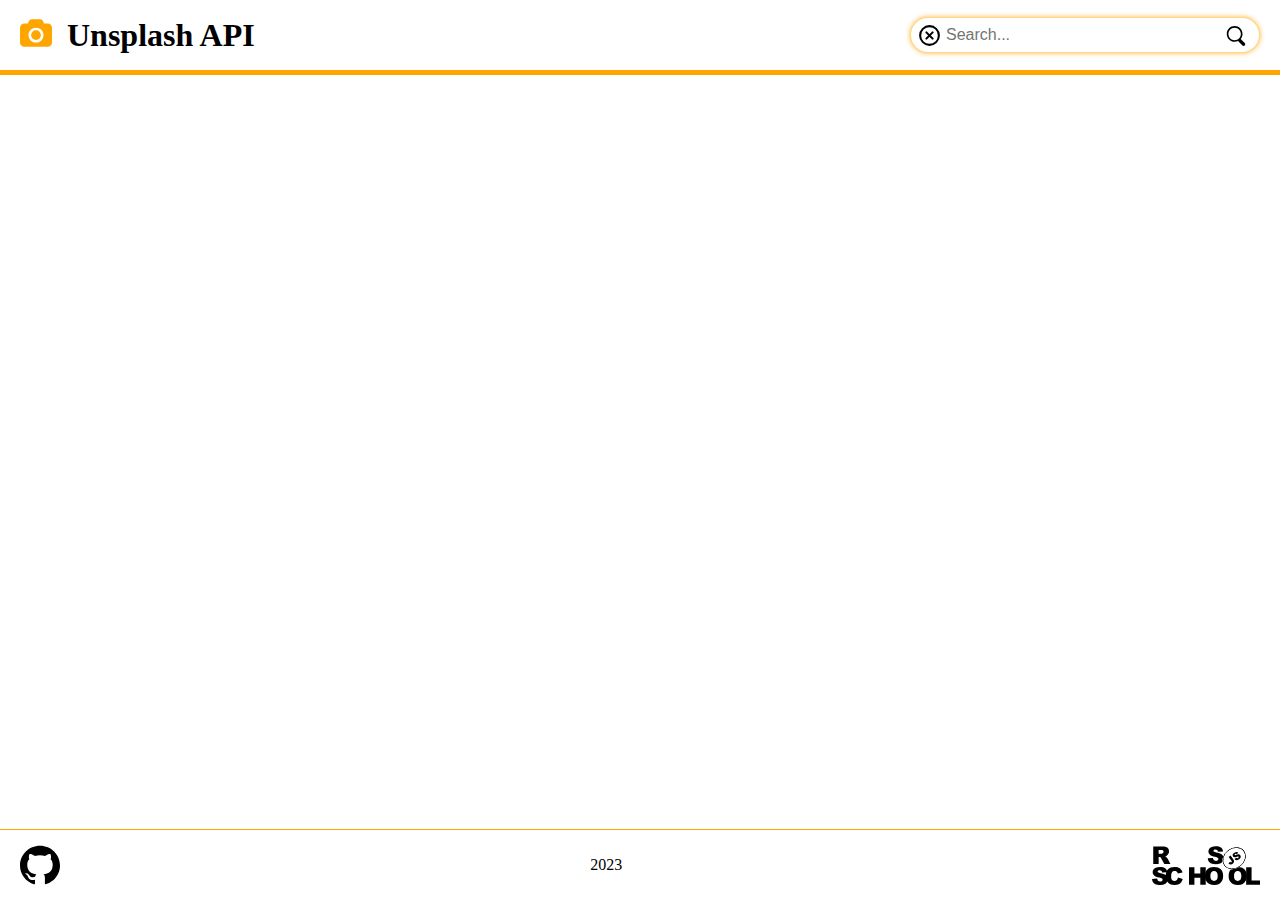
<file: image-galery/index.html>
<!DOCTYPE html>
<html lang="en">
  <head>
    <meta charset="UTF-8" />
    <meta name="viewport" content="width=device-width, initial-scale=1.0" />
    <title>Document</title>
    <link rel="stylesheet" href="./style.css" />
  </head>
  <body class="body">
    <header class="header">
      <div class="content">
        <div class="icon-tittle">
          <img
            class="camera-icon"
            src="./assets/photo-camera_icon-icons.com_73463.svg"
            alt="icon" />
          <h2 class="h2">Unsplash API</h2>
        </div>

        <div class="search-container">
          <i class="clear-icon" id="clear"></i>
          <input
            class="input"
            id="input"
            type="text"
            placeholder="Search..."
            autocomplete="off"
            autofocus />
          <i class="search-icon" id="search"></i>
        </div>
      </div>
    </header>

    <main class="main"></main>

    <footer class="footer">
      <div class="footer-content">
        <a class="footer-icon" target="_blank" href="https://github.com/Nelany"
          ><img class="footer-icon-img" src=".//assets/github.svg" alt="github"
        /></a>
        <div>2023</div>
        <a
          class="footer-icon"
          target="_blank"
          href="https://rs.school/js-stage0/"
          ><img
            class="footer-icon-img"
            src=".//assets/rs_school_js.svg"
            alt="rs_school"
        /></a>
      </div>
    </footer>
    <script src="./index.js"></script>
  </body>
</html>
</file>
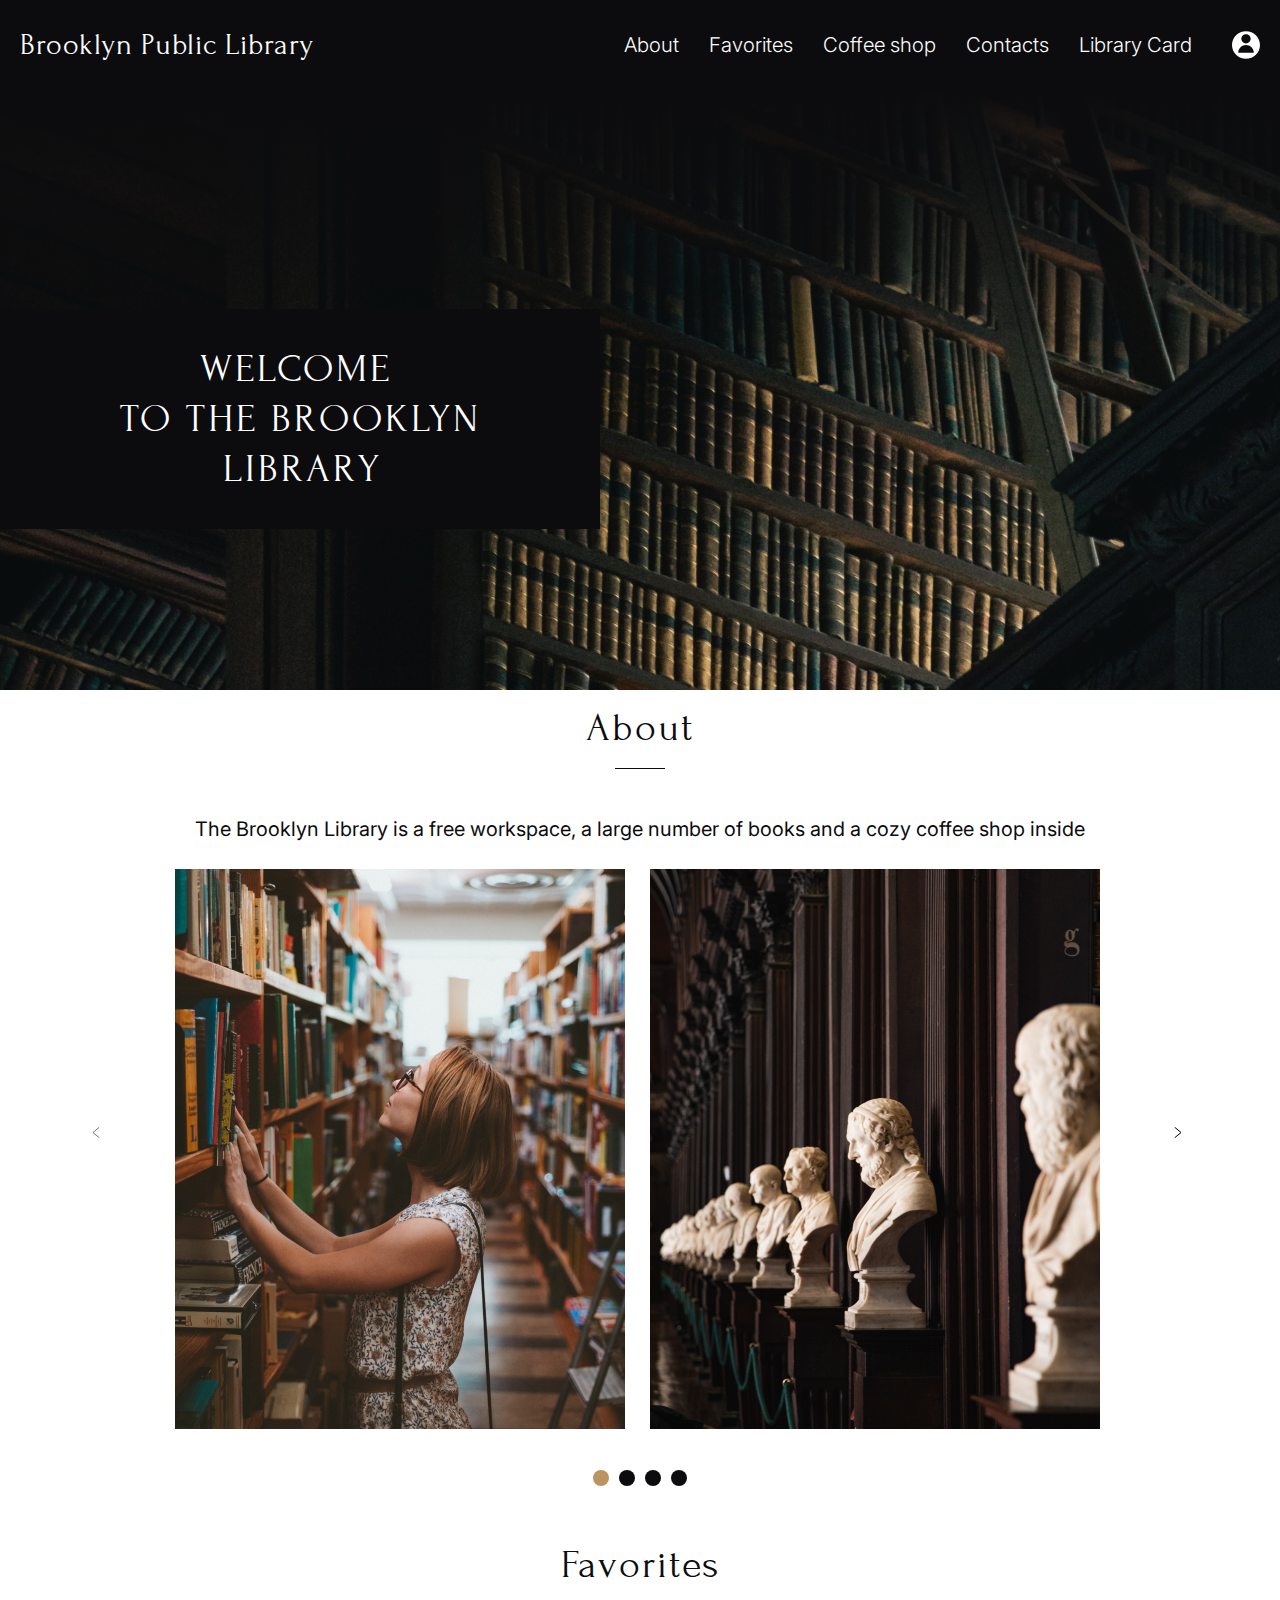
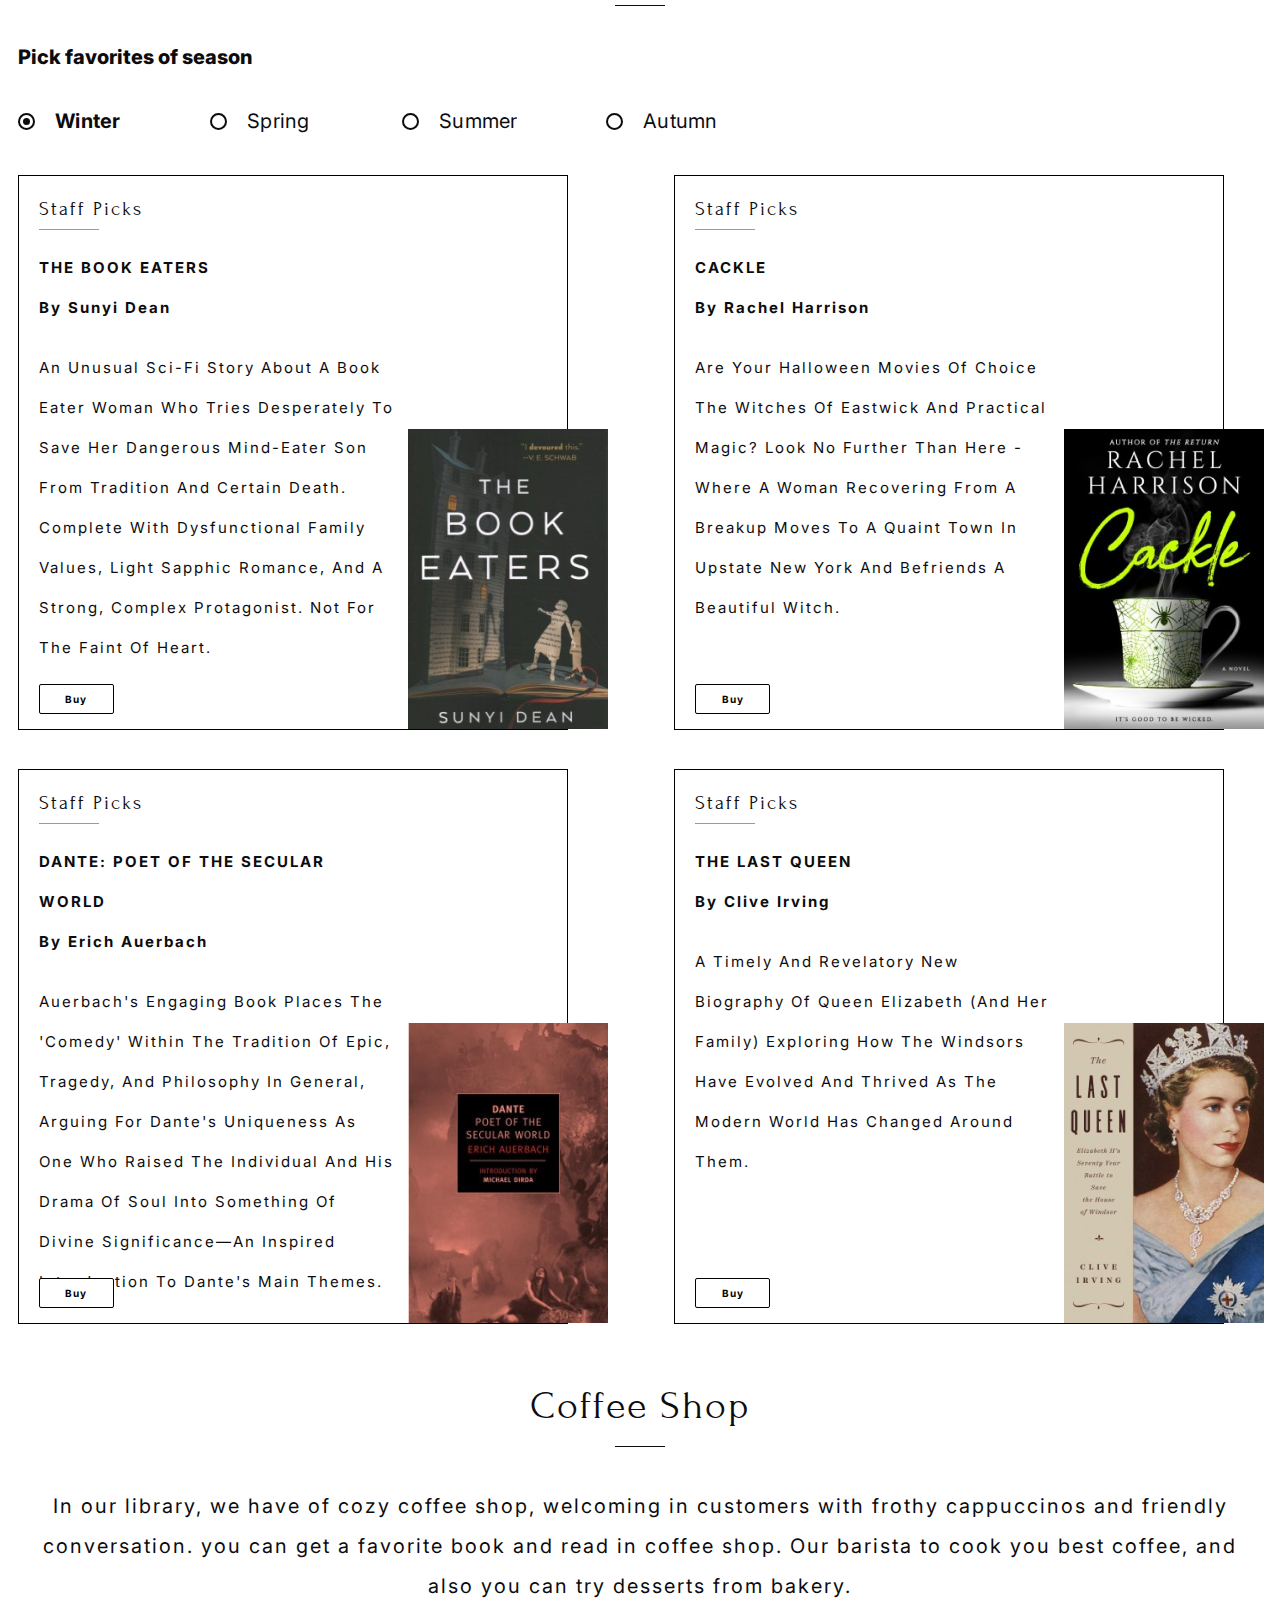
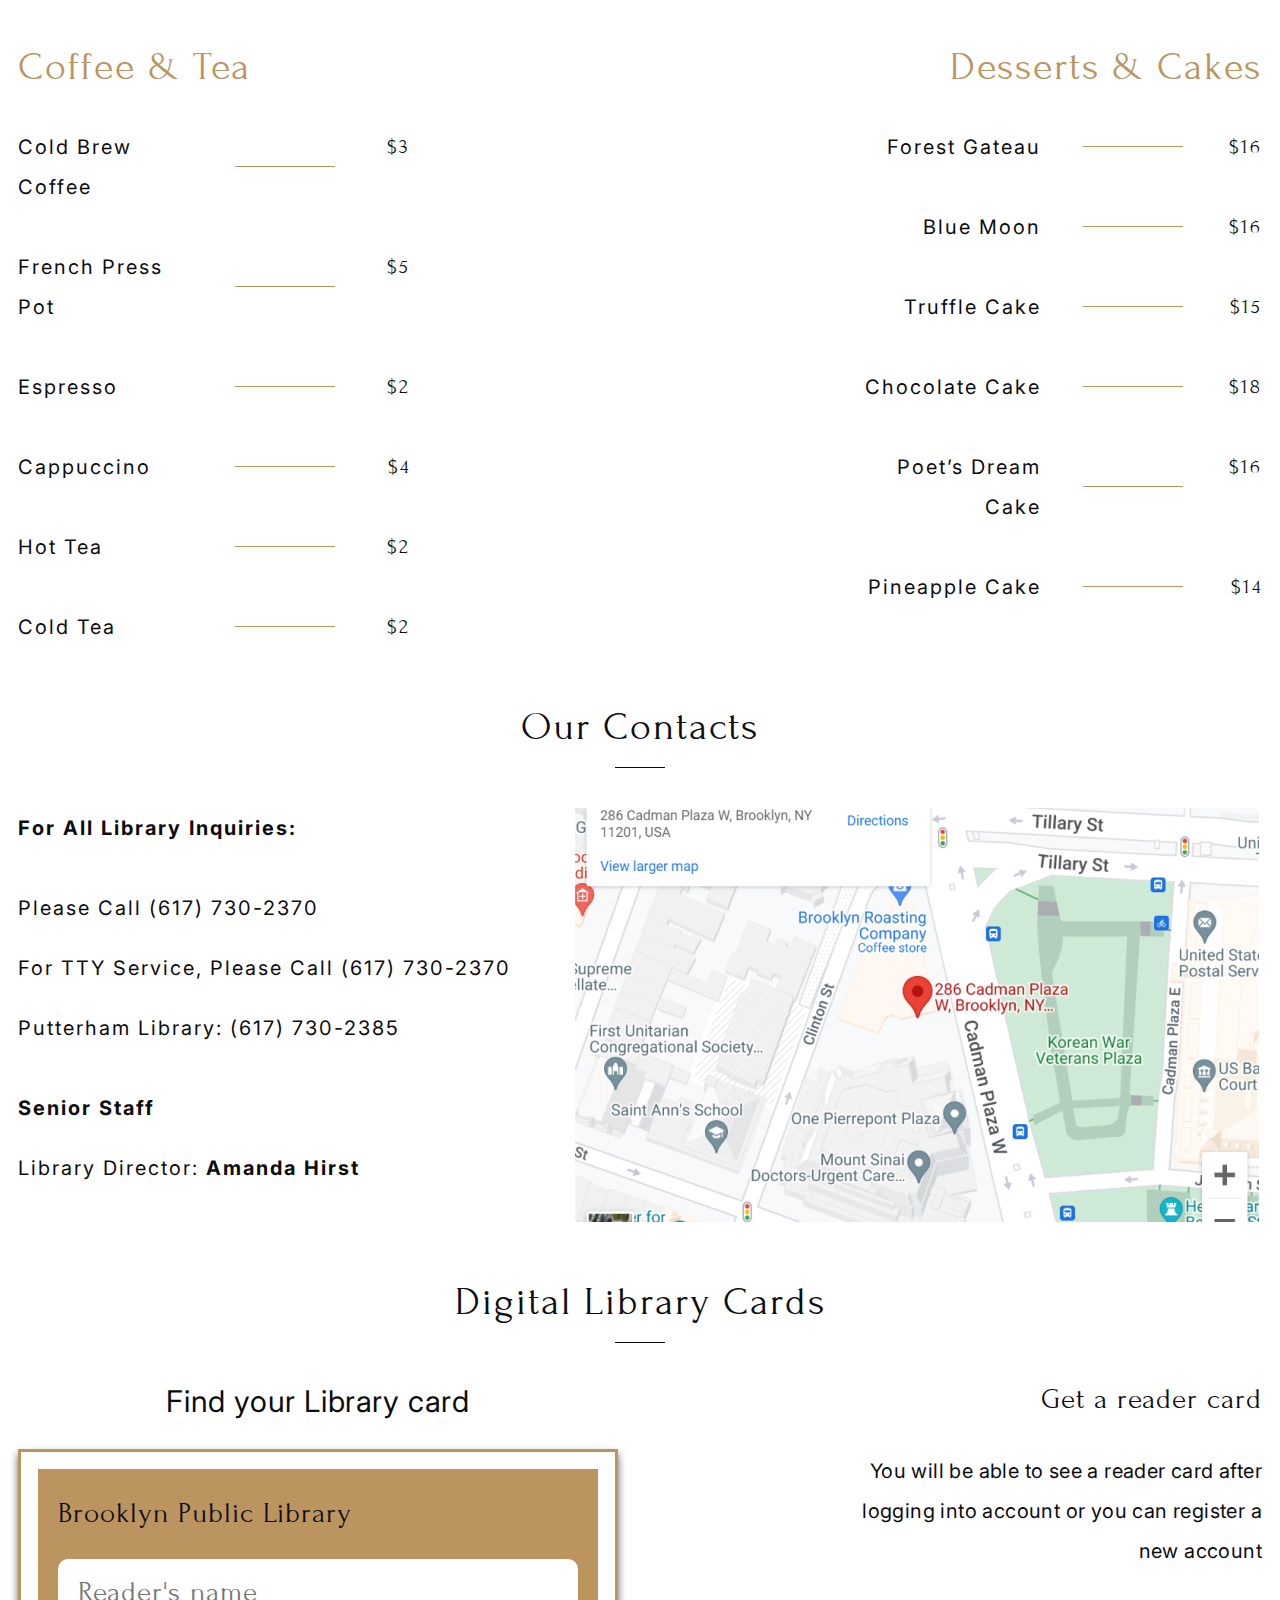
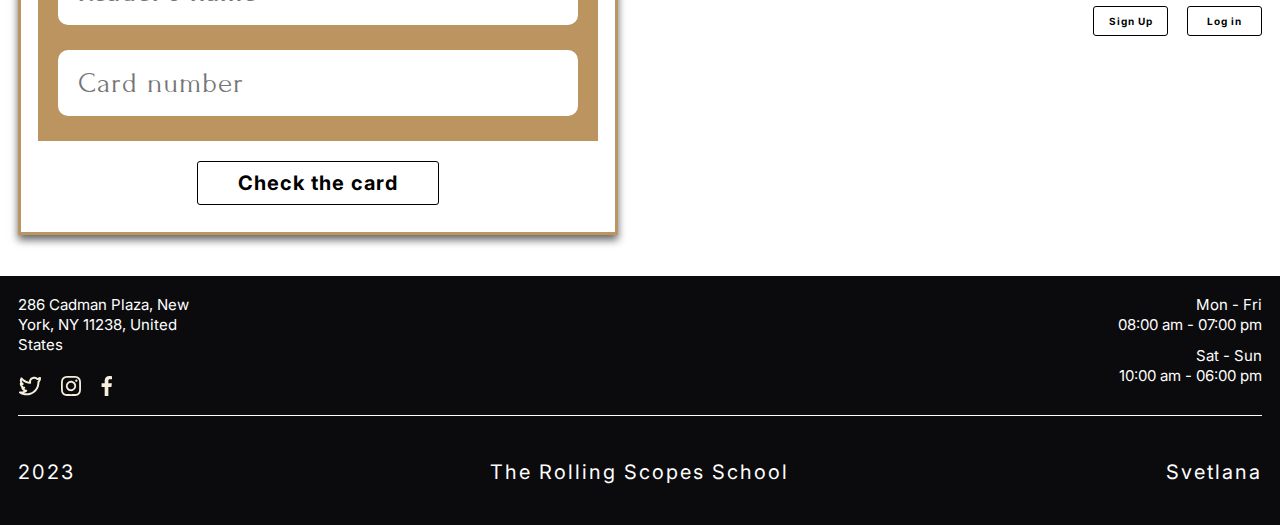
<file: library/index.html>
<!DOCTYPE html>
<html lang="en">
  <head>
    <meta charset="UTF-8" />
    <meta name="viewport" content="width=device-width, initial-scale=1.0" />
    <title>Library</title>

    <link rel="stylesheet" href="./style.css" />
    <link rel="preconnect" href="https://fonts.googleapis.com" />
    <link rel="preconnect" href="https://fonts.gstatic.com" crossorigin />
    <link
      href="https://fonts.googleapis.com/css2?family=Inter:wght@100;200;300;400;500;600;700;800;900&display=swap"
      rel="stylesheet" />
    <link rel="preconnect" href="https://fonts.googleapis.com" />
    <link rel="preconnect" href="https://fonts.gstatic.com" crossorigin />
    <link
      href="https://fonts.googleapis.com/css2?family=Forum&display=swap"
      rel="stylesheet" />

    <link
      rel="apple-touch-icon"
      sizes="180x180"
      href="./apple-touch-icon.png" />
    <link
      rel="icon"
      type="image/png"
      sizes="32x32"
      href="./favicon-32x32.png" />
    <link
      rel="icon"
      type="image/png"
      sizes="16x16"
      href="./favicon-16x16.png" />
    <link rel="manifest" href="./site.webmanifest" />
  </head>

  <body class="body">
    <div class="content">
      <header class="header">
        <div class="header__conteiner">
          <h1>Brooklyn Public Library</h1>

          <div class="header__menu-icon-conteiner">
            <nav class="menu">
              <ul class="menu__ul">
                <li class="menu__li"><a href="#about">About</a></li>
                <li class="menu__li"><a href="#favorites">Favorites</a></li>
                <li class="menu__li"><a href="#coffee">Coffee shop</a></li>
                <li class="menu__li"><a href="#contacts">Contacts</a></li>
                <li class="menu__li"><a href="#cards">Library Card</a></li>
              </ul>
            </nav>

            <img
              class="header__icon default-avatar disabled"
              src="./assets/icon_profile.svg"
              alt="profile icon" />
            <div class="header__icon personal-avatar">JD</div>

            <img class="header__buger" src="./assets/burger.svg" alt="menu" />
            <img
              class="header__popup-x hidden"
              src="./assets/burger_x.svg"
              alt="close menu" />
          </div>
        </div>

        <ul class="popup">
          <li class="popup__item"><a href="#about">About</a></li>
          <li class="popup__item"><a href="#favorites">Favorites</a></li>
          <li class="popup__item"><a href="#coffee">Coffee shop</a></li>
          <li class="popup__item"><a href="#contacts">Contacts</a></li>
          <li class="popup__item"><a href="#cards">Library Card</a></li>
        </ul>

        <div class="profile-log-in profile">
          <div class="profile-log-in__head">Profile</div>
          <div class="profile-log-in__content">
            <span
              class="profile-log-in__item profile-log-in__item-login open-modal-login"
              >Log In</span
            >
            <span
              class="profile-log-in__item profile-log-in__item-register open-modal-register"
              >Register</span
            >
          </div>
        </div>

        <div class="profile-log-in profile-myprofile">
          <div
            class="profile-log-in__head profile-myprofile-number card-number">
            F00234030
          </div>
          <div class="profile-log-in__content">
            <span
              class="profile-log-in__item profile-log-in__item-myprofile open-modal-profile"
              >My profile</span
            >
            <span class="profile-log-in__item profile-log-in__item-logout"
              >Log Out</span
            >
          </div>
        </div>
      </header>

      <main class="main">
        <section class="welcome">
          <img
            class="welcome__firstscreen"
            src="./assets/Welcome.jpg"
            alt="firstscreen" />

          <img
            class="welcome__firstscreen768"
            src="./assets/Welcome768.jpg"
            alt="firstscreen" />

          <div class="welcome__gradient"></div>

          <div class="welcome__h3-conteiner">
            <h3 class="welcome__h3">
              <span>Welcome </span><span>to the Brooklyn</span
              ><span> Library</span>
            </h3>
          </div>
        </section>

        <section class="about" id="about">
          <h2 class="about__h2">about</h2>

          <span class="about__text"
            >The Brooklyn Library is a free workspace, a large number of books
            and a cozy coffee shop inside
          </span>

          <div class="about__arrow inactive about__arrow--left">
            <img src="./assets/arrow_left.svg" alt="arrow" />
          </div>

          <div class="about__images">
            <img class="about__img" src="./assets/image1.jpg" alt="image 1" />
            <img class="about__img" src="./assets/image2.jpg" alt="image 2" />
            <img class="about__img" src="./assets/image3.jpg" alt="image 3" />
            <img class="about__img" src="./assets/image4.jpg" alt="image 4" />
            <img class="about__img" src="./assets/image5.jpg" alt="image 5" />
          </div>

          <div class="about__arrow about__arrow--right">
            <img src="./assets/arrow_left.svg" alt="arrow" />
          </div>

          <div class="about__input">
            <label class="about__button-lable"
              ><input
                class="about__button"
                type="radio"
                name="about-button"
                checked
            /></label>
            <label class="about__button-lable"
              ><input class="about__button" type="radio" name="about-button"
            /></label>
            <label class="about__button-lable"
              ><input class="about__button" type="radio" name="about-button"
            /></label>
            <label
              class="about__button-lable about__button-lable--hidden about__button-lable--hidden-first"
              ><input class="about__button" type="radio" name="about-button"
            /></label>
            <label class="about__button-lable about__button-lable--hidden"
              ><input class="about__button" type="radio" name="about-button"
            /></label>
          </div>
        </section>

        <section class="favorites" id="favorites">
          <h2 class="favorites__h2">favorites</h2>

          <div class="favorites__input-sticky">
            <span class="favorites__input-name">Pick favorites of season</span>

            <div class="favorites__input-conteiner">
              <label class="favorites__input-area">
                <input
                  class="favorites__input-season"
                  type="radio"
                  name="season"
                  value="winter"
                  id="winter"
                  checked />
                <span class="favorites__season">winter</span>
              </label>

              <label class="favorites__input-area">
                <input
                  class="favorites__input-season"
                  type="radio"
                  name="season"
                  value="spring"
                  id="spring" />
                <span class="favorites__season">spring</span>
              </label>

              <label class="favorites__input-area">
                <input
                  class="favorites__input-season"
                  type="radio"
                  name="season"
                  value="summer"
                  id="summer" />
                <span class="favorites__season">summer</span>
              </label>

              <label class="favorites__input-area">
                <input
                  class="favorites__input-season"
                  type="radio"
                  name="season"
                  value="autumn"
                  id="autumn" />
                <span class="favorites__season">autumn</span>
              </label>
            </div>
          </div>

          <div class="favorites__items-conteiner">
            <div class="favorites__item-group winter">
              <div class="favorites__item">
                <h4 class="favorites__item-name">Staff Picks</h4>
                <div
                  class="favorites__text favorites__text-bold favorites__text-big-bold">
                  The Book Eaters
                </div>
                <div class="favorites__text favorites__text-bold author">
                  By Sunyi Dean
                </div>
                <div class="favorites__text">
                  An unusual sci-fi story about a book eater woman who tries
                  desperately to save her dangerous mind-eater son from
                  tradition and certain death. Complete with dysfunctional
                  family values, light Sapphic romance, and a strong, complex
                  protagonist. Not for the faint of heart.
                </div>
                <button class="favorites__button open-modal-buycard">
                  <span class="favorites__buy">Buy</span
                  ><span class="favorites__own">Own</span>
                </button>
                <img src="./assets/book1.jpg" alt="book" />
              </div>

              <div class="favorites__item">
                <h4 class="favorites__item-name">Staff Picks</h4>
                <div
                  class="favorites__text favorites__text-bold favorites__text-big-bold">
                  Cackle
                </div>
                <div class="favorites__text favorites__text-bold author">
                  By Rachel Harrison
                </div>
                <div class="favorites__text">
                  Are your Halloween movies of choice The Witches of Eastwick
                  and Practical Magic? Look no further than here - where a woman
                  recovering from a breakup moves to a quaint town in upstate
                  New York and befriends a beautiful witch.
                </div>
                <button class="favorites__button open-modal-buycard">
                  <span class="favorites__buy">Buy</span
                  ><span class="favorites__own">Own</span>
                </button>
                <img src="./assets/book2.jpg" alt="book" />
              </div>

              <div class="favorites__item">
                <h4 class="favorites__item-name">Staff Picks</h4>
                <div
                  class="favorites__text favorites__text-bold favorites__text-big-bold">
                  Dante: Poet of the Secular World
                </div>
                <div class="favorites__text favorites__text-bold author">
                  By Erich Auerbach
                </div>
                <div class="favorites__text">
                  Auerbach's engaging book places the 'Comedy' within the
                  tradition of epic, tragedy, and philosophy in general, arguing
                  for Dante's uniqueness as one who raised the individual and
                  his drama of soul into something of divine significance—an
                  inspired introduction to Dante's main themes.
                </div>
                <button class="favorites__button open-modal-buycard">
                  <span class="favorites__buy open-modal-buycard">Buy</span
                  ><span class="favorites__own">Own</span>
                </button>
                <img src="./assets/book3.jpg" alt="book" />
              </div>

              <div class="favorites__item">
                <h4 class="favorites__item-name">Staff Picks</h4>
                <div
                  class="favorites__text favorites__text-bold favorites__text-big-bold">
                  The Last Queen
                </div>
                <div class="favorites__text favorites__text-bold author">
                  By Clive Irving
                </div>
                <div class="favorites__text">
                  A timely and revelatory new biography of Queen Elizabeth (and
                  her family) exploring how the Windsors have evolved and
                  thrived as the modern world has changed around them.
                </div>
                <button class="favorites__button open-modal-buycard">
                  <span class="favorites__buy open-modal-buycard">Buy</span
                  ><span class="favorites__own">Own</span>
                </button>
                <img src="./assets/book4.jpg" alt="book" />
              </div>
            </div>

            <div class="favorites__item-group spring hidden-slide disabled">
              <div class="favorites__item">
                <h4 class="favorites__item-name">Staff Picks</h4>
                <div
                  class="favorites__text favorites__text-bold favorites__text-big-bold">
                  The Body
                </div>
                <div class="favorites__text favorites__text-bold author">
                  By Stephen King
                </div>
                <div class="favorites__text">
                  Powerful novel that takes you back to a nostalgic time,
                  exploring both the beauty and danger and loss of innocence
                  that is youth.
                </div>
                <button class="favorites__button open-modal-buycard">
                  <span class="favorites__buy open-modal-buycard">Buy</span
                  ><span class="favorites__own">Own</span>
                </button>
                <img src="./assets/book5.jpg" alt="book" />
              </div>

              <div class="favorites__item">
                <h4 class="favorites__item-name">Staff Picks</h4>
                <div
                  class="favorites__text favorites__text-bold favorites__text-big-bold">
                  Carry: A Memoir of Survival on Stolen Land
                </div>
                <div class="favorites__text favorites__text-bold author">
                  By Toni Jenson
                </div>
                <div class="favorites__text">
                  This memoir about the author's relationship with gun violence
                  feels both expansive and intimate, resulting in a lyrical
                  indictment of the way things are.
                </div>
                <button class="favorites__button open-modal-buycard">
                  <span class="favorites__buy open-modal-buycard">Buy</span
                  ><span class="favorites__own">Own</span>
                </button>
                <img src="./assets/book6.jpg" alt="book" />
              </div>

              <div class="favorites__item">
                <h4 class="favorites__item-name">Staff Picks</h4>
                <div
                  class="favorites__text favorites__text-bold favorites__text-big-bold">
                  Days of Distraction
                </div>
                <div class="favorites__text favorites__text-bold author">
                  By Alexandra Chang
                </div>
                <div class="favorites__text">
                  A sardonic view of Silicon Valley culture, a meditation on
                  race, and a journal of displacement and belonging, all in one
                  form-defying package of spare prose.
                </div>
                <button class="favorites__button open-modal-buycard">
                  <span class="favorites__buy open-modal-buycard">Buy</span
                  ><span class="favorites__own">Own</span>
                </button>
                <img src="./assets/book7.jpg" alt="book" />
              </div>

              <div class="favorites__item">
                <h4 class="favorites__item-name">Staff Picks</h4>
                <div
                  class="favorites__text favorites__text-bold favorites__text-big-bold">
                  Dominicana
                </div>
                <div class="favorites__text favorites__text-bold author">
                  By Angie Cruz
                </div>
                <div class="favorites__text">
                  A fascinating story of a teenage girl who marries a man twice
                  her age with the promise to bring her to America. Her marriage
                  is an opportunity for her family to eventually immigrate. For
                  fans of Isabel Allende and Julia Alvarez.
                </div>
                <button class="favorites__button open-modal-buycard">
                  <span class="favorites__buy open-modal-buycard">Buy</span
                  ><span class="favorites__own">Own</span>
                </button>
                <img src="./assets/book8.jpg" alt="book" />
              </div>
            </div>

            <div class="favorites__item-group summer hidden-slide disabled">
              <div class="favorites__item">
                <h4 class="favorites__item-name">Staff Picks</h4>
                <div
                  class="favorites__text favorites__text-bold favorites__text-big-bold">
                  Crude: A Memoir
                </div>
                <div class="favorites__text favorites__text-bold author">
                  By Pablo Fajardo & ​​Sophie Tardy-Joubert
                </div>
                <div class="favorites__text">
                  Drawing and color by Damien Roudeau | This book illustrates
                  the struggles of a group of indigenous Ecuadoreans as they try
                  to sue the ChevronTexaco company for damage their oil fields
                  did to the Amazon and her people
                </div>
                <button class="favorites__button open-modal-buycard">
                  <span class="favorites__buy open-modal-buycard">Buy</span
                  ><span class="favorites__own">Own</span>
                </button>
                <img src="./assets/book9.jpg" alt="book" />
              </div>

              <div class="favorites__item">
                <h4 class="favorites__item-name">Staff Picks</h4>
                <div
                  class="favorites__text favorites__text-bold favorites__text-big-bold">
                  Let My People Go Surfing
                </div>
                <div class="favorites__text favorites__text-bold author">
                  By Yvon Chouinard
                </div>
                <div class="favorites__text">
                  Chouinard—climber, businessman, environmentalist—shares tales
                  of courage and persistence from his experience of founding and
                  leading Patagonia, Inc. Full title: Let My People Go Surfing:
                  The Education of a Reluctant Businessman, Including 10 More
                  Years of Business Unusual.
                </div>
                <button class="favorites__button open-modal-buycard">
                  <span class="favorites__buy open-modal-buycard">Buy</span
                  ><span class="favorites__own">Own</span>
                </button>
                <img src="./assets/book10.jpg" alt="book" />
              </div>

              <div class="favorites__item">
                <h4 class="favorites__item-name">Staff Picks</h4>
                <div
                  class="favorites__text favorites__text-bold favorites__text-big-bold">
                  The Octopus Museum: Poems
                </div>
                <div class="favorites__text favorites__text-bold author">
                  By Brenda Shaughnessy
                </div>
                <div class="favorites__text">
                  This collection of bold and scathingly beautiful feminist
                  poems imagines what comes after our current age of
                  environmental destruction, racism, sexism, and divisive
                  politics.
                </div>
                <button class="favorites__button open-modal-buycard">
                  <span class="favorites__buy open-modal-buycard">Buy</span
                  ><span class="favorites__own">Own</span>
                </button>
                <img src="./assets/book11.jpg" alt="book" />
              </div>

              <div class="favorites__item">
                <h4 class="favorites__item-name">Staff Picks</h4>
                <div
                  class="favorites__text favorites__text-bold favorites__text-big-bold">
                  Shark Dialogues: A Novel
                </div>
                <div class="favorites__text favorites__text-bold author">
                  By Kiana Davenport
                </div>
                <div class="favorites__text">
                  An epic saga of seven generations of one family encompasses
                  the tumultuous history of Hawaii as a Hawaiian woman gathers
                  her four granddaughters together in an erotic tale of villains
                  and dreamers, queens and revolutionaries, lepers and healers.
                </div>
                <button class="favorites__button open-modal-buycard">
                  <span class="favorites__buy open-modal-buycard">Buy</span
                  ><span class="favorites__own">Own</span>
                </button>
                <img src="./assets/book12.jpg" alt="book" />
              </div>
            </div>

            <div class="favorites__item-group autumn hidden-slide disabled">
              <div class="favorites__item">
                <h4 class="favorites__item-name">Staff Picks</h4>
                <div
                  class="favorites__text favorites__text-bold favorites__text-big-bold">
                  Casual Conversation
                </div>
                <div class="favorites__text favorites__text-bold author">
                  By Renia White
                </div>
                <div class="favorites__text">
                  White's impressive debut collection takes readers through and
                  beyond the concepts of conversation and the casual - both what
                  we say to each other and what we don't, examining the
                  possibilities around how we construct and communicate
                  identity.
                </div>
                <button class="favorites__button open-modal-buycard">
                  <span class="favorites__buy open-modal-buycard">Buy</span
                  ><span class="favorites__own">Own</span>
                </button>
                <img src="./assets/book13.jpg" alt="book" />
              </div>

              <div class="favorites__item">
                <h4 class="favorites__item-name">Staff Picks</h4>
                <div
                  class="favorites__text favorites__text-bold favorites__text-big-bold">
                  The Great Fire
                </div>
                <div class="favorites__text favorites__text-bold author">
                  By Lou Ureneck
                </div>
                <div class="favorites__text">
                  The harrowing story of an ordinary American and a principled
                  Naval officer who, horrified by the burning of Smyrna, led an
                  extraordinary rescue effort that saved a quarter of a million
                  refugees from the Armenian Genocide
                </div>
                <button class="favorites__button open-modal-buycard">
                  <span class="favorites__buy open-modal-buycard">Buy</span
                  ><span class="favorites__own">Own</span>
                </button>
                <img src="./assets/book14.jpg" alt="book" />
              </div>

              <div class="favorites__item">
                <h4 class="favorites__item-name">Staff Picks</h4>
                <div
                  class="favorites__text favorites__text-bold favorites__text-big-bold">
                  Rickey: The Life and Legend
                </div>
                <div class="favorites__text favorites__text-bold author">
                  By Howard Bryant
                </div>
                <div class="favorites__text">
                  With the fall rolling around, one can't help but think of
                  baseball's postseason coming up! And what better way to
                  prepare for it than reading the biography of one of the game's
                  all-time greatest performers, the Man of Steal, Rickey
                  Henderson?
                </div>
                <button class="favorites__button open-modal-buycard">
                  <span class="favorites__buy open-modal-buycard">Buy</span
                  ><span class="favorites__own">Own</span>
                </button>
                <img src="./assets/book15.jpg" alt="book" />
              </div>

              <div class="favorites__item">
                <h4 class="favorites__item-name">Staff Picks</h4>
                <div
                  class="favorites__text favorites__text-bold favorites__text-big-bold">
                  Slug: And Other Stories
                </div>
                <div class="favorites__text favorites__text-bold author">
                  By Megan Milks
                </div>
                <div class="favorites__text">
                  Exes Tegan and Sara find themselves chained together by
                  hairballs of codependency. A father and child experience the
                  shared trauma of giving birth to gods from their wounds.
                </div>
                <button class="favorites__button open-modal-buycard">
                  <span class="favorites__buy open-modal-buycard">Buy</span
                  ><span class="favorites__own">Own</span>
                </button>
                <img src="./assets/book16.jpg" alt="book" />
              </div>
            </div>
          </div>
        </section>

        <section class="coffee" id="coffee">
          <h2 class="coffee__h2">coffee shop</h2>
          <div class="coffee__text">
            In our library, we have of cozy coffee shop, welcoming in customers
            with frothy cappuccinos and friendly conversation. you can get a
            favorite book and read in coffee shop. Our barista to cook you best
            coffee, and also you can try desserts from bakery.
          </div>

          <div class="coffee__menu-conteiner">
            <div class="coffee__menu-left">
              <h2 class="coffee__menu-name coffee__menu-name-left">
                Coffee & Tea
              </h2>
              <div class="coffee__menu-item">
                <div class="coffee__menu-item-name coffee__menu-left-name">
                  Cold Brew Coffee
                </div>
                <h5 class="coffee__menu-item-price">$3</h5>
              </div>

              <div class="coffee__menu-item">
                <div class="coffee__menu-item-name coffee__menu-left-name">
                  French Press Pot
                </div>
                <h5 class="coffee__menu-item-price">$5</h5>
              </div>

              <div class="coffee__menu-item">
                <div class="coffee__menu-item-name coffee__menu-left-name">
                  Espresso
                </div>
                <h5 class="coffee__menu-item-price">$2</h5>
              </div>

              <div class="coffee__menu-item">
                <div class="coffee__menu-item-name coffee__menu-left-name">
                  Cappuccino
                </div>
                <h5 class="coffee__menu-item-price">$4</h5>
              </div>

              <div class="coffee__menu-item">
                <div class="coffee__menu-item-name coffee__menu-left-name">
                  Hot tea
                </div>
                <h5 class="coffee__menu-item-price">$2</h5>
              </div>

              <div class="coffee__menu-item">
                <div class="coffee__menu-item-name coffee__menu-left-name">
                  Cold tea
                </div>
                <h5 class="coffee__menu-item-price">$2</h5>
              </div>
            </div>

            <div class="coffee__menu-right">
              <h2 class="coffee__menu-name coffee__menu-name-right">
                Desserts & Cakes
              </h2>
              <div class="coffee__menu-item">
                <div class="coffee__menu-item-name coffee__menu-right-name">
                  Forest Gateau
                </div>
                <h5 class="coffee__menu-item-price">$16</h5>
              </div>

              <div class="coffee__menu-item">
                <div class="coffee__menu-item-name coffee__menu-right-name">
                  Blue Moon
                </div>
                <h5 class="coffee__menu-item-price">$16</h5>
              </div>

              <div class="coffee__menu-item">
                <div class="coffee__menu-item-name coffee__menu-right-name">
                  Truffle Cake
                </div>
                <h5 class="coffee__menu-item-price">$15</h5>
              </div>

              <div class="coffee__menu-item">
                <div class="coffee__menu-item-name coffee__menu-right-name">
                  Chocolate Cake
                </div>
                <h5 class="coffee__menu-item-price">$18</h5>
              </div>

              <div class="coffee__menu-item">
                <div class="coffee__menu-item-name coffee__menu-right-name">
                  Poet’s Dream Cake
                </div>
                <h5 class="coffee__menu-item-price">$16</h5>
              </div>

              <div class="coffee__menu-item">
                <div class="coffee__menu-item-name coffee__menu-right-name">
                  Pineapple Cake
                </div>
                <h5 class="coffee__menu-item-price">$14</h5>
              </div>
            </div>
          </div>
        </section>

        <section class="contacts" id="contacts">
          <h2 class="contacts__h2">our contacts</h2>
          <div class="contacts__conteiner">
            <div class="contacts__items">
              <div
                class="contacts__item contacts__item-bold contacts__item-break">
                For all Library inquiries:
              </div>
              <div class="contacts__item">
                Please call <a href="tel:+6177302370">(617) 730-2370</a>
              </div>
              <div class="contacts__item">
                For TTY service, please call
                <a href="tel:+6177302370">(617) 730-2370</a>
              </div>
              <div class="contacts__item contacts__item-break">
                Putterham Library: <a href="tel:+6177302385">(617) 730-2385</a>
              </div>
              <div class="contacts__item contacts__item-bold">Senior Staff</div>
              <div class="contacts__item">
                Library Director:
                <a
                  class="contacts__item-bold"
                  href="mailto:AmandaHirst@gmail.com"
                  >Amanda Hirst</a
                >
              </div>
            </div>
            <div class="contacts__map">
              <img class="contacts__map-img" src="./assets/map.jpg" alt="map" />
            </div>
          </div>
        </section>

        <section class="cards" id="cards">
          <h2 class="cards__h2">digital library cards</h2>

          <div class="cards__content">
            <div class="cards__item">
              <div class="cards__left-title cards__find-card">
                Find your Library card
              </div>

              <div class="cards__left-title cards__your-card disabled">
                Your Library card
              </div>

              <form class="cards__form">
                <div class="cards__inputs">
                  <h6 class="cards__title">Brooklyn Public Library</h6>
                  <input
                    class="cards__input cards__your-name"
                    type="text"
                    name="name"
                    placeholder="Reader's name"
                    value=""
                    required />

                  <input
                    class="cards__input card-number cards__number"
                    type="text"
                    name="number"
                    placeholder="Card number"
                    value=""
                    required />
                </div>

                <button
                  class="cards__left-button cards__find-card cards__find-card-button"
                  type="submit">
                  Check the card
                </button>

                <div
                  class="modal-profile__data cards__data cards__your-card cards__your-card-data disabled">
                  <div class="modal-profile__data-item">
                    <div class="modal-profile__item-name cards__item-name">
                      visits
                    </div>
                    <img
                      class="modal-profile__icon"
                      src="./assets/icon1.svg"
                      alt="" />
                    <div class="modal-profile__number visits-number">1</div>
                  </div>

                  <div class="modal-profile__data-item">
                    <div class="modal-profile__item-name cards__item-name">
                      bonuses
                    </div>
                    <img
                      class="modal-profile__icon"
                      src="./assets/icon2.svg"
                      alt="" />
                    <div class="modal-profile__number">1240</div>
                  </div>

                  <div class="modal-profile__data-item">
                    <div class="modal-profile__item-name cards__item-name">
                      Books
                    </div>
                    <img
                      class="modal-profile__icon"
                      src="./assets/icon3.svg"
                      alt="" />
                    <div class="modal-profile__number books-number">0</div>
                  </div>
                </div>
              </form>
            </div>

            <div class="cards__item cards__item-right">
              <h6 class="cards__title cards__title-right cards__find-card">
                Get a reader card
              </h6>
              <h6
                class="cards__title cards__title-right cards__your-card disabled">
                Visit your profile
              </h6>

              <div class="cards__right-text cards__find-card">
                You will be able to see a reader card after logging into account
                or you can register a new account
              </div>

              <div class="cards__right-text cards__your-card disabled">
                With a digital library card you get free access to the Library’s
                wide array of digital resources including e-books, databases,
                educational resources, and more.
              </div>

              <div class="cards__buttons">
                <button
                  class="cards__right-button cards__find-card open-modal-register">
                  Sign Up
                </button>
                <button
                  class="cards__right-button cards__find-card open-modal-login">
                  Log in
                </button>
                <button
                  class="cards__right-button cards__your-card open-modal-profile disabled">
                  Profile
                </button>
              </div>
            </div>
          </div>
        </section>
      </main>

      <footer class="footer">
        <div class="footer__content">
          <div class="footer__section footer__section1">
            <div class="footer__contacts">
              <a
                class="footer__address"
                href="https://www.google.com/maps/place/Plaza+Dr,+Wheatfield,+NY+14304,+%D0%A1%D0%A8%D0%90/@43.0898119,-78.9364371,17z/data=!3m1!4b1!4m6!3m5!1s0x89d368b21f2b07b7:0x97ceb53c2bcd9c87!8m2!3d43.089808!4d-78.9338622!16s%2Fg%2F1tf6c0kg?entry=ttu"
                target="_blank"
                >286 Cadman Plaza, New York, NY 11238, United States</a
              >

              <ul class="footer__networks">
                <li>
                  <a href="https://twitter.com/NASAAmes"
                    ><img src="./assets/twit.svg" alt="twitter"
                  /></a>
                </li>
                <li>
                  <a href="https://www.instagram.com/notre.arte/"
                    ><img src="./assets/insta.svg" alt="instagram"
                  /></a>
                </li>
                <li>
                  <a
                    href="https://www.facebook.com/profile.php?id=100013375038802"
                    ><img src="./assets/facebook.svg" alt="facebook"
                  /></a>
                </li>
              </ul>
            </div>

            <div class="footer__hours">
              <div class="footer__hours-item">
                Mon - Fri<br />08:00 am - 07:00 pm
              </div>

              <div class="footer__hours-item">
                Sat - Sun<br />10:00 am - 06:00 pm
              </div>
            </div>
          </div>

          <div class="footer__section footer__section2">
            <span class="footer__year">2023</span>
            <a class="footer__rs-link" href="https://rs.school/js-stage0/"
              >The Rolling Scopes School</a
            >
            <a class="footer__me-link" href="https://github.com/Nelany"
              >Svetlana</a
            >
          </div>
        </div>
      </footer>
    </div>

    <div class="modal modal-log-in modal-login-closer disabled" id="log-in">
      <div class="modal__content">
        <h3 class="modal__tittle">Login</h3>
        <div class="modal-login-closer">
          <img
            class="modal__close modal-login-closer"
            src="./assets/close.svg"
            alt="close" />
        </div>

        <form class="modal__form login-form">
          <span class="modal__name">E-mail or readers card</span>
          <input
            class="modal__input login-form__login"
            type="text"
            name="login"
            required />

          <span class="modal__name">Password</span>
          <input
            class="modal__input login-form__password"
            type="text"
            name="password"
            minlength="8"
            required />

          <button class="modal__button" type="submit">Log In</button>
        </form>

        <span class="modal__text"
          >Don’t have an account?<span
            class="modal__link open-modal-register modal-login-closer"
            >Register</span
          ></span
        >
      </div>
    </div>

    <div
      class="modal modal-register modal-register-closer disabled"
      id="register">
      <div class="modal__content">
        <h3 class="modal__tittle">Register</h3>
        <div class="modal-register-closer">
          <img
            class="modal__close modal-register-closer"
            src="./assets/close.svg"
            alt="close" />
        </div>

        <form class="modal__form modal-register-form" id="register-form">
          <span class="modal__name">First name</span>
          <input
            class="modal__input firstname"
            type="text"
            name="firstname"
            required />

          <span class="modal__name">Last name</span>
          <input
            class="modal__input lastname"
            type="text"
            name="lastname"
            required />

          <span class="modal__name">E-mail</span>
          <input
            class="modal__input email"
            type="email"
            name="email"
            required />

          <span class="modal__name">Password</span>
          <input
            class="modal__input password"
            type="text"
            name="password"
            minlength="8"
            required />

          <button class="modal__button" type="submit">Sign Up</button>
        </form>

        <span class="modal__text"
          >Already have an account?<span
            class="modal__link open-modal-login modal-register-closer"
            >Login</span
          ></span
        >
      </div>
    </div>

    <div class="modal modal-profile modal-profile-closer disabled" id="profile">
      <div class="modal-profile__content">
        <div class="modal-profile__aside">
          <div class="modal-profile__avatar">JD</div>

          <div class="modal-profile__name">John Doe</div>
        </div>

        <div class="modal-profile__main">
          <h3 class="modal-profile__tittle">My profile</h3>
          <img
            class="modal__close modal-profile__close modal-profile-closer"
            src="./assets/close.svg"
            alt="close" />

          <div class="modal-profile__data">
            <div class="modal-profile__data-item">
              <div class="modal-profile__item-name">visits</div>
              <img
                class="modal-profile__icon"
                src="./assets/icon1.svg"
                alt="" />
              <div class="modal-profile__number visits-number">23</div>
            </div>

            <div class="modal-profile__data-item">
              <div class="modal-profile__item-name">bonuses</div>
              <img
                class="modal-profile__icon"
                src="./assets/icon2.svg"
                alt="" />
              <div class="modal-profile__number">1240</div>
            </div>

            <div class="modal-profile__data-item">
              <div class="modal-profile__item-name">Books</div>
              <img
                class="modal-profile__icon"
                src="./assets/icon3.svg"
                alt="" />
              <div class="modal-profile__number books-number">2</div>
            </div>
          </div>

          <span class="modal-profile__text-1">Rented books</span>

          <ul class="modal-profile__ul">
          </ul>

          <div class="modal-profile__footer">
            <span class="modal-profile__text-2">Card number</span>
            <span class="modal-profile__card-number card-number"
              >F00234030</span
            >
            <img src="./assets/icon_copy.svg" alt="copy" />
          </div>
        </div>
      </div>
    </div>

    <div class="modal modal-buycard modal-buycard-closer disabled" id="buycard">
      <div class="modal-buycard__content">
        <div class="modal-buycard__header">
          <h3 class="modal-buycard__tittle">Buy a library card</h3>

          <img
            class="modal__close modal-buycard__close modal-buycard-closer"
            src="./assets/close_white.svg"
            alt="close" />
        </div>

        <div class="modal-buycard__main">
          <form class="modal__form modal-buycard__form">
            <span class="modal__name">Bank card number</span>
            <input
              class="modal__input"
              type="text"
              name="cardnumber"
              minlength="16"
              maxlength="16"
              required />

            <span class="modal__name">Expiration code</span>
            <div class="modal-buycard__input-conteiner">
              <input
                class="modal__input modal-buycard__input"
                type="text"
                name="Expiration"
                minlength="2"
                maxlength="2"
                required />
              <input
                class="modal__input modal-buycard__input"
                type="text"
                name="code"
                minlength="2"
                maxlength="2"
                required />
            </div>

            <span class="modal__name">CVC</span>
            <input
              class="modal__input modal-buycard__input modal-buycard__inputCVC"
              type="text"
              name="Expiration"
              minlength="3"
              maxlength="3"
              required />

            <span class="modal__name">Cardholder name</span>
            <input
              class="modal__input"
              type="text"
              name="cardholdername"
              required />

            <span class="modal__name">Postal code</span>
            <input
              class="modal__input"
              type="text"
              name="postalcode"
              required />

            <span class="modal__name">City / Town</span>
            <input class="modal__input" type="text" name="citytown" required />

            <div class="modal-buycard__buy-conteiner">
              <button class="modal__button modal-buycard__button" type="submit">
                Buy
              </button>

              <span class="modal-buycard__price">$ 25.00</span>
            </div>
          </form>

          <p class="modal-buycard__text">
            If you are live, work, attend school, or pay property taxes in New
            York State, you can get a $25 digital library card right now using
            this online form. Visitors to New York State can also use this form
            to apply for a temporary card.
          </p>
        </div>
      </div>
    </div>

    <script src="./index.js"></script>
  </body>
</html>
</file>
<file: image-galery/style.css>
a,
a:visited {
  text-decoration: none;
  color: inherit;
}

a:hover {
  text-decoration: none;
}

.body{
  width: 100%;
  min-height: 100vh;
  margin: 0;
  display: flex;
  flex-direction: column;
  align-items: center;
}

.header{
  width: 100%;
  height: 70px;
  display: flex;
  justify-content: center;
  border-bottom: 5px solid rgb(255, 165, 0);
}

.content{
  width: 100%;
  max-width: 1280px;
  box-sizing: border-box;
  display: flex;
  justify-content: space-between;
  align-items: center;
  padding: 0 20px;
}

.icon-tittle{
  display: flex;
  gap: 15px;
}

.camera-icon{
  width: 32px;
  height: 32px;
  filter: brightness(0) saturate(100%) invert(72%) sepia(32%) saturate(5314%) hue-rotate(359deg) brightness(104%) contrast(106%);
}

.h2{
  display: block;
  margin: 0;
  padding: 0;
  font-size: 2rem;
}

.search-container{
  width: 350px;
  position: relative;
}

.input{
  box-sizing: border-box;
  width: 100%;
  padding: 8px 12px 8px 35px;
  border-radius: 25px;
  outline: none;
  border: 1px solid rgb(212, 212, 212);
  font-size: 1rem;
  transition: all 0.3s ease;
}

.input:focus {
  box-shadow: 0 0 5px rgba(255, 166, 0, 0.821);
  border: 1px solid rgba(255, 166, 0, 0.452);
}

.clear-icon{
  width: 25px;
  height: 25px;
  position: absolute;
  top: 17%;
  left: 2%;
  cursor: pointer;
  background: url(./assets/close.svg);
  background-position: center;
  background-size: cover;
  transition: all 0.3s ease;
}
.search-icon{
  width: 20px;
  height: 20px;
  position: absolute;
  top: 25%;
  right: 4%;
  cursor: pointer;
  background: url(./assets/search.svg);
  background-position: center;
  background-size: cover;
  transition: all 0.3s ease;
}

.search-icon:hover {
  transform: scale(1.2);
}

.search-icon:active{
  filter: brightness(0) saturate(100%) invert(72%) sepia(32%) saturate(5314%) hue-rotate(359deg) brightness(104%) contrast(106%);
}

.main{
  width: 100%;
  max-width: 1280px;
  display: flex;
  flex-wrap: wrap;
  justify-content: space-evenly;
  align-items: flex-start;
  margin-bottom: 20px;
}
.no-images{
  width: 100%;
  height: 100%;
  padding-top: 100px;
  display: flex;
  justify-content: center;
  align-items: center;
  text-align: center;
  font-size: 4rem;
}

.img-container{
  width: 380px;
  height: 214px;
  margin-top: 15px;
  border-radius: 2px;
  background-position: center;
  background-size: cover;
  cursor: pointer;
}

.footer{
  width: 100%;
  display: flex;
  justify-content: center;
  margin-top: auto;
  border-top: 1px solid rgb(255, 165, 0);
}

.footer-content{
  width: 100%;
  max-width: 1280px;
  height: 70px;
  box-sizing: border-box;
  display: flex;
  justify-content: space-between;
  align-items: center;
  padding: 0 20px;
}

.footer-icon{
  height: 40px;
}

.footer-icon-img{
  height: 100%;
  transition: all 0.3s ease;
}

.footer-icon-img:hover{
  transform: scale(1.1);
}

.footer-icon-img:active{
  filter: brightness(0) saturate(100%) invert(72%) sepia(32%) saturate(5314%) hue-rotate(359deg) brightness(104%) contrast(106%);
}
</file>
<file: library/style.css>
a,
a:visited {
  text-decoration: none;
  color: inherit;
}

a:hover {
  text-decoration: none;
}

ul {
  list-style: none;
}

input,
button,
textarea {
  font-family: inherit;
}

input::-ms-clear {
  display: none;
}

button {
  cursor: pointer;
  border: none;
}

button::-moz-focus-inner {
  padding: 0;
  border: 0;
}

img {
  display: block;
}

html {
  scroll-behavior: smooth;
}

.body {
  position: relative;
  width: 100%;
  display: flex;
  flex-direction: column;
  align-items: center;
  margin: 0;
  background-color: rgb(11, 11, 13);
  font-family: "Inter", sans-serif;
}
.body h1,
.body h2,
.body h3,
.body h4,
.body h5,
.body h6 {
  font-family: "Forum", cursive;
}
.body h2 {
  position: relative;
  margin: 15px 0 0 0;
  font-weight: 400;
  font-size: 40px;
  line-height: 40px;
  letter-spacing: 2px;
  text-align: center;
  text-transform: capitalize;
}
.body h2::after {
  content: "";
  display: inline-block;
  position: absolute;
  width: 50px;
  height: 1px;
  background-color: rgb(12, 12, 14);
  top: 150%;
  left: 50%;
  transform: translate(-50%);
}

.content {
  max-width: 1440px;
  width: 100%;
}

.header {
  position: relative;
  width: 100%;
  color: rgb(255, 255, 255);
}
.header__conteiner {
  position: relative;
  z-index: 2;
  width: 100%;
  display: flex;
  justify-content: space-between;
  background-color: rgb(12, 12, 14);
}
.header h1 {
  margin-left: 20px;
  font-weight: 300;
  font-size: 30px;
  line-height: 50px;
  letter-spacing: 0.5px;
}
.header__menu-icon-conteiner {
  position: relative;
  display: flex;
}
.header__icon {
  width: 4.25%;
  height: auto;
  margin: 31px 20px 31px 10px;
  transition: all 0.6s ease;
  cursor: pointer;
}
@media (max-width: 1024px) {
  .header__icon {
    width: 27.25%;
    margin: 31px 40px 31px 10px;
  }
}
.header__icon:hover {
  filter: brightness(0) saturate(100%) invert(62%) sepia(46%) saturate(382%) hue-rotate(355deg) brightness(90%) contrast(86%);
}
.header .personal-avatar {
  width: 28px;
  height: 28px;
  border-radius: 50%;
  display: flex;
  justify-content: center;
  align-items: center;
  background-color: rgb(255, 255, 255);
  color: rgb(187, 148, 95);
  font-weight: 400;
  font-size: 15px;
  line-height: 20px;
  letter-spacing: 0;
  text-transform: uppercase;
}
@media (max-width: 1024px) {
  .header .personal-avatar {
    width: 28px;
    height: 28px;
    margin: 31px 40px 33px 10px;
  }
}
.header .personal-avatar:hover {
  background-color: rgb(187, 148, 95);
  filter: none;
  color: rgb(0, 0, 0);
}
.header .disabled {
  display: none;
}
.header__buger {
  display: none;
}
@media (max-width: 1024px) {
  .header__buger {
    position: relative;
    display: block;
    margin-right: 20px;
    transition: all 0.4s ease;
    cursor: pointer;
  }
}
.header__buger:hover {
  filter: brightness(0) saturate(100%) invert(62%) sepia(46%) saturate(382%) hue-rotate(355deg) brightness(90%) contrast(86%);
}
.header__popup-x {
  display: none;
  position: absolute;
  top: 27px;
  right: 25px;
  transition: all 0.4s ease;
  cursor: pointer;
}
@media (max-width: 1024px) {
  .header__popup-x {
    display: block;
  }
}
.header__popup-x:hover {
  filter: brightness(0) saturate(100%) invert(62%) sepia(46%) saturate(382%) hue-rotate(355deg) brightness(90%) contrast(86%);
}
.header .hidden {
  opacity: 0;
  z-index: -1;
}

.popup {
  display: none;
}
@media (max-width: 1024px) {
  .popup {
    width: 332px;
    height: 480px;
    display: flex;
    flex-direction: column;
    text-align: center;
    position: absolute;
    box-sizing: border-box;
    z-index: 1;
    top: -571px;
    right: 0;
    margin: 0;
    padding: 10px 0 0 0;
    background-color: rgb(12, 12, 14);
    transition: all 1s ease;
    font-weight: 400;
    font-size: 20px;
    line-height: 50px;
  }
}
.popup__item {
  margin-bottom: 30px;
  transition: all 0.4s ease;
  cursor: pointer;
}
.popup__item:hover {
  color: rgb(187, 148, 95);
}

.profile-log-in {
  width: 80px;
  height: 115px;
  position: absolute;
  z-index: 1;
  top: -114px;
  right: 14px;
  display: flex;
  flex-direction: column;
  align-items: center;
  text-align: center;
  font-weight: 400;
  font-size: 15px;
  line-height: 20px;
  letter-spacing: 0%;
  background-color: rgb(255, 255, 255);
  color: black;
  transition: all 1s ease;
}
@media (max-width: 1024px) {
  .profile-log-in {
    right: 99px;
  }
}
.profile-log-in__head {
  position: relative;
  margin: 5px 0 10px 0;
  font-weight: 700;
}
.profile-log-in__head::after {
  content: "";
  display: inline-block;
  position: absolute;
  width: 40px;
  height: 1px;
  background-color: rgb(187, 148, 95);
  top: 122%;
  left: 50%;
  transform: translate(-50%);
}
.profile-log-in__item {
  display: block;
  margin-top: 10px;
  cursor: pointer;
}
.profile-log-in__item:hover {
  font-weight: 700;
  color: rgb(187, 148, 95);
}

.profile-myprofile-number {
  font-size: 12px;
}

.open {
  top: 90px;
}

.menu {
  font-size: 20.4px;
  line-height: 50px;
  font-weight: 300;
}
.menu__ul {
  display: flex;
  padding: 0;
}
.menu__li {
  max-height: 40px;
  flex-shrink: 0;
  margin-right: 30px;
  border-bottom: 1px solid transparent;
  transition: all 0.5s ease;
}
.menu__li:hover {
  color: rgb(187, 148, 95);
  border-bottom: 1px solid rgb(187, 148, 95);
  cursor: pointer;
}
@media (max-width: 1024px) {
  .menu {
    display: none;
  }
}

.main {
  width: 100%;
  display: flex;
  flex-direction: column;
  align-items: center;
  background-color: rgb(255, 255, 255);
  color: rgb(12, 12, 14);
}

.welcome {
  width: 100%;
  position: relative;
  overflow: hidden;
}
@media (max-width: 768px) {
  .welcome__firstscreen {
    display: none;
  }
}
.welcome__firstscreen768 {
  display: none;
}
@media (max-width: 768px) {
  .welcome__firstscreen768 {
    display: block;
  }
}
.welcome__gradient {
  max-width: 1440px;
  width: 100%;
  height: 300px;
  position: absolute;
  top: 0;
  left: 0;
  background: linear-gradient(rgb(12, 12, 14), transparent);
}
.welcome__h3-conteiner {
  width: 600px;
  height: 220px;
  position: absolute;
  top: 219px;
  left: 0;
  background-color: rgb(12, 12, 14);
}
.welcome__h3 {
  display: flex;
  flex-direction: column;
  align-items: center;
  margin: 35px 0 0 0;
  line-height: 50px;
  font-size: 40px;
  font-weight: 400;
  letter-spacing: 3px;
  text-transform: uppercase;
  text-align: center;
  color: rgb(255, 255, 255);
}
.welcome__h3 span:nth-of-type(1) {
  margin-left: -9px;
}
.welcome__h3 span:nth-of-type(3) {
  margin-left: 4px;
}

.about {
  position: relative;
  width: 97.2%;
  display: flex;
  flex-direction: column;
  align-items: center;
}
.about h2 {
  margin: 18px 0 0 0;
}
.about__text {
  display: inline-block;
  margin: 61px 0 20px 0;
  font-weight: 400;
  font-size: 20px;
  line-height: 40px;
  text-align: center;
}
@media (max-width: 1024px) {
  .about__text {
    margin: 61px 12px 22px 12px;
  }
}
.about__arrow {
  display: none;
}
@media (max-width: 1430px) {
  .about__arrow {
    width: 15px;
    height: 15px;
    display: flex;
    justify-content: center;
    align-items: center;
    position: absolute;
    left: 6%;
    top: 52%;
    transform: translatex(-4px) translateY(-2px);
    margin-right: 5px;
    transition: all 0.4s ease;
    cursor: pointer;
  }
}
@media (max-width: 1200px) {
  .about__arrow {
    left: 3%;
  }
}
@media (max-width: 1100px) {
  .about__arrow {
    left: 1.5%;
  }
}
@media (max-width: 1060px) {
  .about__arrow {
    left: 7px;
  }
}
@media (max-width: 1024px) {
  .about__arrow {
    left: 10%;
    top: 59.6%;
  }
}
@media (max-width: 750px) {
  .about__arrow {
    left: 7%;
  }
}
.about__arrow--right {
  left: auto;
  right: 6%;
  transform: translatex(4px) translateY(-2px) rotate(180deg);
}
@media (max-width: 1200px) {
  .about__arrow--right {
    right: 3%;
  }
}
@media (max-width: 1100px) {
  .about__arrow--right {
    right: 1.5%;
  }
}
@media (max-width: 1060px) {
  .about__arrow--right {
    right: 7px;
  }
}
@media (max-width: 1024px) {
  .about__arrow--right {
    right: 9.3%;
  }
}
@media (max-width: 750px) {
  .about__arrow--right {
    right: 7%;
  }
}
.about__arrow:hover {
  filter: brightness(0) saturate(100%) invert(62%) sepia(46%) saturate(382%) hue-rotate(355deg) brightness(90%) contrast(86%);
}
.about .inactive {
  cursor: default;
  filter: brightness(0) saturate(20%) invert(34%) sepia(12%) saturate(9%) hue-rotate(358deg) brightness(90%) contrast(20%);
}
.about__images {
  width: 100%;
  height: auto;
  display: flex;
  position: relative;
  overflow: hidden;
  gap: 25px;
  transition: all 0.4s;
  opacity: 1;
}
@media (max-width: 1430px) {
  .about__images {
    max-width: 930px;
  }
}
@media (max-width: 1024px) {
  .about__images {
    max-width: 451px;
  }
}
.about__img {
  transition: all 1s;
  opacity: 1;
}
.about__input {
  width: 78px;
  height: 26px;
  display: flex;
  justify-content: space-between;
  margin: 32px 0 43px 0;
}
@media (max-width: 1430px) {
  .about__input {
    width: 104px;
  }
}
@media (max-width: 1024px) {
  .about__input {
    width: 131px;
    margin: 32px 0 27px 0;
  }
}
.about__button-lable--hidden {
  display: none;
}
@media (max-width: 1024px) {
  .about__button-lable--hidden {
    display: block;
  }
}
@media (max-width: 1430px) {
  .about__button-lable--hidden-first {
    display: block;
  }
}
.about__button-lable {
  width: 26px;
  height: 26px;
  position: relative;
  cursor: pointer;
}
.about input.about__button {
  width: 16px;
  height: 16px;
  position: absolute;
  display: block;
  margin: 0;
  top: 33%;
  left: 20%;
  -webkit-appearance: none;
     -moz-appearance: none;
          appearance: none;
  border-radius: 50%;
  background-color: rgb(12, 12, 14);
  transition: all 0.4s ease;
  cursor: pointer;
}
.about input.about__button:checked {
  background-color: rgb(187, 148, 95);
  cursor: auto;
}

.favorites {
  width: 97.2%;
  height: 1434px;
}
@media (max-width: 1230px) {
  .favorites {
    height: 2620px;
  }
}
.favorites .favorites__h2 {
  width: 100%;
  margin: 15px 0 50px 0;
}
.favorites .favorites__input-sticky {
  top: 0;
  width: 100%;
  z-index: 4;
  padding: 10px 0 15px 0;
  box-sizing: border-box;
  background-color: rgb(255, 255, 255);
}
@media (max-width: 1230px) {
  .favorites .favorites__input-sticky {
    position: sticky;
  }
}
.favorites__input-name {
  display: inline-block;
  font-weight: 800;
  font-size: 20px;
}
@media (max-width: 1024px) {
  .favorites__input-name {
    margin: 0 0 0 9px;
  }
}
.favorites__input-conteiner {
  display: flex;
  flex-wrap: wrap;
}
@media (max-width: 1024px) {
  .favorites__input-conteiner {
    margin: 0 0 0 10px;
  }
}
.favorites__input-area {
  display: flex;
  cursor: pointer;
  margin: 40px 70px 0 0;
}
.favorites__input-area:nth-of-type(4) {
  margin: 40px 0 0 12px;
}
@media (max-width: 741px) {
  .favorites__input-area:nth-of-type(4) {
    margin: 40px 0 0 0;
  }
}
.favorites__input-season {
  position: relative;
  -webkit-appearance: none;
     -moz-appearance: none;
          appearance: none;
  width: 17px;
  height: 17px;
  margin: 4px 3px 0 0;
  border-radius: 50%;
  border: 2px solid rgb(12, 12, 14);
  cursor: pointer;
}
.favorites input.favorites__input-season::before {
  content: "";
  position: absolute;
  width: 7px;
  height: 7px;
  background-color: inherit;
  border-radius: 50%;
  left: 3px;
  top: 3px;
  transition: all 0.4s ease;
}
.favorites input.favorites__input-season:checked {
  border: 2px solid rgb(12, 12, 14);
}
.favorites input.favorites__input-season:checked + .favorites__season {
  font-weight: 700;
}
.favorites input.favorites__input-season:checked::before {
  background-color: rgb(12, 12, 14);
}
.favorites__season {
  width: 85px;
  margin: 0 0 0 17px;
  display: block;
  font-weight: 400;
  font-size: 20px;
  letter-spacing: 0.3px;
  text-transform: capitalize;
  transition: all 0.4s ease;
}
.favorites .favorites__items-conteiner {
  position: relative;
  width: 100%;
  height: 1216px;
}
@media (max-width: 1230px) {
  .favorites .favorites__items-conteiner {
    height: 2402px;
  }
}
.favorites__item-group {
  position: absolute;
  width: 100%;
  display: flex;
  flex-direction: row;
  flex-wrap: wrap;
  justify-content: space-between;
  box-sizing: border-box;
  margin-top: 27px;
  padding-right: 38px;
  transition: all 1s ease-in-out;
  opacity: 1;
}
@media (max-width: 1230px) {
  .favorites__item-group {
    flex-direction: column;
    align-items: center;
  }
}
.favorites__item {
  width: 550px;
  height: 555px;
  position: relative;
  box-sizing: border-box;
  margin-bottom: 39px;
  padding: 0 170px 0 20px;
  border: 1px solid rgb(0, 0, 0);
  transition: all 0.5s ease-in-out;
  opacity: 1;
}
.favorites__item img {
  position: absolute;
  top: 45.75%;
  left: 71%;
}
.favorites__item-hidden {
  display: none;
}
.favorites__item-name {
  position: relative;
  margin: 13px 0 19px 0;
  font-weight: 400;
  font-size: 20px;
  line-height: 40px;
  letter-spacing: 2px;
}
.favorites__item-name::after {
  content: "";
  display: inline-block;
  position: absolute;
  width: 60px;
  height: 1px;
  background-color: rgb(187, 148, 95);
  top: 100%;
  left: 0;
}
.favorites__text {
  font-weight: 400;
  font-size: 15px;
  line-height: 40px;
  letter-spacing: 2px;
  text-transform: capitalize;
}
.favorites__text-bold {
  margin-bottom: 20px;
  font-weight: 700;
}
.favorites__text-big-bold {
  margin-bottom: 0;
  text-transform: uppercase;
}
.favorites__button {
  width: 75px;
  height: 30px;
  position: absolute;
  bottom: 15px;
  background-color: rgb(255, 255, 255);
  border: 1px solid rgb(0, 0, 0);
  border-radius: 2px;
  font-weight: 700;
  font-size: 10px;
  letter-spacing: 1px;
  transition: all 0.4s ease;
}
.favorites__button .favorites__own {
  display: none;
}
.favorites__button:hover {
  border: none;
  background-color: rgb(187, 148, 95);
}
.favorites__button-disabled {
  border: 1px solid rgb(187, 148, 95);
  color: rgb(187, 148, 95);
}
.favorites__button-disabled .favorites__own {
  display: inline-block;
}
.favorites__button-disabled .favorites__buy {
  display: none;
}
.favorites__button-disabled:hover {
  border: 1px solid rgb(187, 148, 95);
  background-color: rgb(255, 255, 255);
  color: rgb(187, 148, 95);
  cursor: default;
}

.coffee {
  width: 97.2%;
  margin-top: 7px;
}
.coffee__h2 {
  width: 100%;
}
.coffee__text {
  margin: 60px 0 0 0;
  font-weight: 400;
  font-size: 20px;
  line-height: 40px;
  letter-spacing: 2px;
  text-align: center;
}
.coffee__menu-conteiner {
  width: 100%;
  display: flex;
  justify-content: space-between;
  flex-wrap: wrap;
  margin: 26px 0 45px 0;
}
@media (max-width: 1024px) {
  .coffee__menu-conteiner {
    flex-direction: column;
    margin: 26px 0 45px 9px;
  }
}
.coffee__menu-right {
  width: 33.5%;
}
@media (max-width: 1024px) {
  .coffee__menu-right {
    width: 63.5%;
    margin-left: 34%;
    margin-top: 27px;
  }
}
.coffee__menu-left {
  width: 31.5%;
}
@media (max-width: 1024px) {
  .coffee__menu-left {
    width: 48%;
  }
}
@media (max-width: 768px) {
  .coffee__menu-left {
    width: 59%;
  }
}
.coffee .body.content.coffee__menu-left {
  text-align: start;
}
.coffee content.coffee__menu-right {
  text-align: end;
}
.coffee__menu-name {
  color: rgb(187, 148, 95);
}
.coffee .coffee__menu-name::after {
  display: none;
}
.coffee .coffee__menu-name-right {
  text-align: end;
}
.coffee .coffee__menu-name-left {
  text-align: start;
}
.coffee__menu-item {
  width: 100%;
  display: flex;
  justify-content: space-between;
  position: relative;
  margin-top: 40px;
}
.coffee__menu-item::after {
  content: "";
  width: 100px;
  height: 1px;
  position: absolute;
  top: 48%;
  right: 19%;
  background-color: rgb(187, 148, 95);
}
.coffee__menu-item-name {
  width: 47%;
  font-weight: 400;
  font-size: 20px;
  line-height: 40px;
  letter-spacing: 2px;
  text-transform: capitalize;
}
.coffee__menu-left-name {
  text-align: start;
}
.coffee__menu-right-name {
  text-align: end;
}
.coffee__menu-item-price {
  margin: 0 0 0 0;
  font-weight: 400;
  font-size: 20px;
  line-height: 40px;
  letter-spacing: 2px;
}

.contacts {
  width: 97.2%;
}
.contacts__h2 {
  width: 100%;
}
.contacts__conteiner {
  width: 100%;
  box-sizing: border-box;
  display: flex;
  justify-content: space-between;
  margin-top: 61px;
}
@media (max-width: 1024px) {
  .contacts__conteiner {
    flex-direction: column;
  }
}
@media (max-width: 1024px) {
  .contacts__items {
    margin-left: 10px;
  }
}
.contacts__item {
  margin-bottom: 20px;
  font-weight: 400;
  font-size: 20px;
  line-height: 40px;
  letter-spacing: 2px;
  text-transform: capitalize;
}
.contacts__item-bold {
  font-weight: 700;
}
.contacts__item-break {
  margin-bottom: 40px;
}
@media (max-width: 1024px) {
  .contacts__map {
    width: 93%;
    align-self: center;
    margin: 80px 36px 0 36px;
  }
}
.contacts__map-img {
  width: 100%;
  max-width: 696px;
  height: auto;
  margin: 0 auto;
}
.contacts a {
  border-bottom: 1px solid transparent;
  transition: all 0.4s ease;
}
.contacts a:hover {
  border-bottom: 1px solid rgb(0, 0, 0);
}

.cards {
  width: 97.2%;
  margin-top: 45px;
}
.cards__h2 {
  width: 100%;
}
.cards__content {
  display: flex;
  justify-content: space-between;
  margin: 33px 0 41px 0;
}
@media (max-width: 1024px) {
  .cards__content {
    flex-direction: column;
    align-items: center;
  }
}
.cards__left-title {
  margin: 28px 0 30px 0;
  font-weight: 400;
  font-size: 30px;
  letter-spacing: 0.6px;
  text-align: center;
}
.cards__form {
  display: flex;
  flex-direction: column;
  align-items: center;
  border: 3px solid rgb(187, 148, 95);
  box-shadow: 0px 5px 8px rgba(0, 0, 0, 0.6);
}
@media (max-width: 1024px) {
  .cards__form {
    width: 99%;
    box-shadow: 0px 2px 6px rgba(0, 0, 0, 0.6);
  }
}
.cards__inputs {
  display: flex;
  flex-direction: column;
  margin: 17px;
  box-sizing: border-box;
  background-color: rgb(187, 148, 95);
}
.cards__title {
  margin: 20px 0 0 20px;
  font-weight: 400;
  font-size: 29px;
  line-height: 50px;
  letter-spacing: 1px;
}
.cards__input {
  width: 520px;
  height: 66px;
  margin: 20px 20px 25px 20px;
  padding: 8px 0 8px 20px;
  font-family: "Forum", cursive;
  font-weight: 400;
  font-size: 29px;
  line-height: 50px;
  letter-spacing: 1px;
  border-radius: 10px;
  border: none;
  box-sizing: border-box;
  color: rgb(187, 148, 95);
}
.cards__input:nth-of-type(2) {
  margin: 0 20px 25px 20px;
}
.cards__left-button {
  width: 242px;
  height: 44px;
  margin: 3px 0 27px 0;
  font-weight: 700;
  font-size: 20px;
  letter-spacing: 1px;
  background-color: rgb(255, 255, 255);
  border: 1px solid rgb(0, 0, 0);
  border-radius: 3px;
  transition: all 0.4s ease;
}
.cards__left-button:hover {
  border: none;
  background-color: rgb(187, 148, 95);
}
.cards .cards__data {
  width: 169px;
  height: 63px;
  margin-top: 0;
  margin-bottom: 11px;
}
.cards .cards__item-name {
  font-weight: 400;
  font-size: 10px;
  line-height: 20px;
}
.cards__item-right {
  width: 33%;
  display: flex;
  flex-direction: column;
  align-items: end;
}
@media (max-width: 1024px) {
  .cards__item-right {
    width: 72%;
    align-items: center;
  }
}
.cards__title-right {
  text-align: end;
}
@media (max-width: 1024px) {
  .cards__title-right {
    margin: 13px 0 0 3px;
  }
}
.cards__right-text {
  margin: 26px 0 0 0;
  font-weight: 400;
  font-size: 20px;
  line-height: 40px;
  letter-spacing: 0.4px;
  text-align: end;
}
@media (max-width: 1024px) {
  .cards__right-text {
    margin: 31px 0 0 0;
    text-align: center;
  }
}
@media (max-width: 1024px) {
  .cards__buttons {
    width: 31.5%;
    display: flex;
    justify-content: space-between;
  }
}
@media (max-width: 720px) {
  .cards__buttons {
    width: 35.5%;
  }
}
.cards__right-button {
  width: 75px;
  height: 30px;
  margin: 35px 0 0 15px;
  font-weight: 700;
  font-size: 10px;
  letter-spacing: 1px;
  background-color: rgb(255, 255, 255);
  border: 1px solid rgb(0, 0, 0);
  border-radius: 3px;
  transition: all 0.4s ease;
}
@media (max-width: 1024px) {
  .cards__right-button {
    margin: 40px 0 0 0;
    text-align: center;
  }
}
.cards__right-button:hover {
  border: none;
  background-color: rgb(187, 148, 95);
}
.footer {
  width: 100%;
  display: flex;
  justify-content: center;
  margin-top: 19px;
  color: rgb(255, 255, 255);
}
.footer a:hover {
  transition: all 0.4s ease;
  color: rgb(187, 148, 95);
}
.footer img:hover {
  transition: all 0.4s ease;
  filter: brightness(0) saturate(100%) invert(56%) sepia(37%) saturate(446%) hue-rotate(355deg) brightness(101%) contrast(92%);
  scale: 1.8;
}
.footer__content {
  width: 97.2%;
  display: flex;
  flex-direction: column;
  align-items: center;
}
@media (max-width: 1024px) {
  .footer__content {
    width: 95.2%;
  }
}
.footer__section {
  width: 100%;
  display: flex;
  justify-content: space-between;
  font-weight: 400;
}
.footer__section1 {
  min-height: 120px;
  font-size: 15px;
  line-height: 20px;
  letter-spacing: 0;
  border-bottom: 1px solid rgb(255, 255, 255);
}
.footer__contacts {
  width: 16%;
}
@media (max-width: 1024px) {
  .footer__contacts {
    width: 30%;
  }
}
.footer__networks {
  display: flex;
  margin-top: 21px;
  padding: 0;
}
.footer__networks li {
  margin-right: 20px;
}
.footer__hours {
  width: 16%;
  text-align: end;
}
@media (max-width: 1024px) {
  .footer__hours {
    width: 21%;
  }
}
.footer__hours-item {
  margin-bottom: 11px;
}
.footer__section2 {
  display: flex;
  justify-content: space-between;
  margin-top: 46px;
  min-height: 63px;
  font-size: 20px;
  line-height: 20px;
  letter-spacing: 2px;
}
.footer__year {
  width: 30%;
}
.footer__rs-link {
  width: 30%;
  text-align: center;
}
@media (max-width: 1024px) {
  .footer__rs-link {
    width: 57%;
    text-align: start;
  }
}
@media (max-width: 700px) {
  .footer__rs-link {
    text-align: center;
  }
}
.footer__me-link {
  width: 30%;
  text-align: end;
}

.modal {
  position: fixed;
  top: 0;
  right: 0;
  bottom: 0;
  left: 0;
  z-index: 999;
  display: flex;
  justify-content: center;
  align-items: center;
  background-color: rgba(0, 0, 0, 0.5);
  transition: all 0.4s;
}
.modal__content {
  position: relative;
  box-sizing: border-box;
  width: 250px;
  padding: 0 25px;
  background-color: rgb(255, 255, 255);
}
.modal__form {
  display: flex;
  flex-direction: column;
  font-weight: 400;
  font-size: 15px;
  line-height: 20px;
  letter-spacing: 0.3px;
}
.modal__tittle {
  display: block;
  text-align: center;
  font-weight: 400;
  font-size: 20px;
  line-height: 20px;
  letter-spacing: 2%;
  text-transform: uppercase;
}
.modal__close {
  position: absolute;
  top: 13px;
  right: 13px;
  transition: all 0.3s;
}
.modal__close:hover {
  filter: brightness(0) saturate(100%) invert(56%) sepia(37%) saturate(446%) hue-rotate(355deg) brightness(101%) contrast(92%);
}
.modal__input {
  width: 200px;
  height: 20px;
  box-sizing: border-box;
  margin: 10px 0 10px 0;
  border: 1px solid rgb(187, 148, 95);
  transition: all 0.1s;
}
.modal__input:hover {
  border: 2px solid rgb(187, 148, 95);
}
.modal__button {
  width: 75px;
  height: 30px;
  box-sizing: border-box;
  margin: 10px 0 10px 0;
  border: 1px solid rgb(0, 0, 0);
  background-color: rgb(255, 255, 255);
  font-weight: 700;
  font-size: 10px;
  letter-spacing: 1px;
  transition: all 0.4s;
}
.modal__button:hover {
  border: none;
  background-color: rgb(187, 148, 95);
}
.modal__text {
  display: block;
  font-weight: 400;
  font-size: 10px;
}
.modal__link {
  margin-left: 11px;
  font-weight: 700;
  text-decoration: underline;
  letter-spacing: 1px;
  transition: all 0.3s;
}
.modal__link:hover {
  color: rgb(187, 148, 95);
  text-decoration: underline;
}

.modal-log-in .modal__content {
  height: 262px;
}

.modal-register .modal__content {
  height: 382px;
}

.modal-profile__content {
  width: 600px;
  height: 400px;
  display: flex;
}
.modal-profile__aside {
  width: 170px;
  display: flex;
  flex-direction: column;
  justify-content: center;
  align-items: center;
  background-color: rgb(12, 12, 14);
  font-weight: 400;
  font-size: 20px;
  line-height: 20px;
  gap: 15px;
}
.modal-profile__avatar {
  width: 80px;
  height: 80px;
  display: flex;
  justify-content: center;
  align-items: center;
  background-color: rgb(255, 255, 255);
  color: rgb(187, 148, 95);
  text-transform: uppercase;
}
.modal-profile__name {
  min-width: 120px;
  max-width: 135px;
  min-height: 30px;
  max-height: 75px;
  display: flex;
  justify-content: center;
  align-items: center;
  background-color: rgb(255, 255, 255);
  text-transform: capitalize;
  text-align: center;
  line-height: 25px;
}
.modal-profile__main {
  position: relative;
  width: 430px;
  box-sizing: border-box;
  padding-left: 20px;
  background-color: rgb(255, 255, 255);
}
.modal-profile__tittle {
  margin: 39px auto 0 0;
  font-weight: 400;
  font-size: 40px;
  line-height: 20px;
  letter-spacing: 0.8px;
  text-transform: uppercase;
}
.modal-profile__close {
  top: 23px;
  right: 23px;
}
.modal-profile__data {
  width: 236px;
  height: 81px;
  display: flex;
  justify-content: space-between;
  margin-top: 41px;
}
.modal-profile__data-item {
  display: flex;
  flex-direction: column;
  align-items: center;
  justify-content: space-between;
}
.modal-profile__item-name {
  font-weight: 400;
  font-size: 20px;
  line-height: 20px;
  text-transform: capitalize;
}
.modal-profile__number {
  font-weight: 400;
  font-size: 10px;
  line-height: 20px;
}
.modal-profile__text-1 {
  display: block;
  margin-top: 20px;
  font-weight: 400;
  font-size: 25px;
  line-height: 20px;
}
.modal-profile__ul {
  width: 355px;
  height: 60px;
  display: flex;
  flex-direction: column;
  justify-content: space-between;
  margin: 30px 0 0 0;
  padding-left: 30px;
  font-weight: 400;
  font-size: 20px;
  line-height: 20px;
  letter-spacing: 2px;
  overflow-y: scroll;
}
.modal-profile__li {
  position: relative;
}
.modal-profile__li::before {
  content: "";
  display: inline-block;
  position: absolute;
  width: 6px;
  height: 6px;
  background-color: rgb(12, 12, 14);
  top: 6px;
  left: -13px;
  transform: translate(-50%);
  border-radius: 50%;
}
.modal-profile__footer {
  display: flex;
  gap: 15px;
  margin-top: 30px;
  font-weight: 400;
  font-size: 20px;
  line-height: 20px;
}
.modal-profile__card-number {
  color: rgb(187, 148, 95);
}

.modal-buycard__content {
  width: 640px;
  height: 540px;
  display: flex;
  flex-direction: column;
}
.modal-buycard__header {
  position: relative;
  height: 60px;
  display: flex;
  justify-content: center;
  align-items: center;
  background-color: rgb(12, 12, 14);
  color: rgb(255, 255, 255);
}
.modal-buycard__tittle {
  font-weight: 400;
  font-size: 40px;
  line-height: 20px;
  letter-spacing: 0.8px;
  text-transform: uppercase;
}
.modal-buycard__close {
  top: 23px;
  right: 18px;
}
.modal-buycard__main {
  height: 100%;
  display: flex;
  background-color: rgb(255, 255, 255);
}
.modal-buycard__form {
  width: 200px;
  height: 408px;
  margin: 30px 0 0 35px;
}
.modal-buycard__input-conteiner {
  display: flex;
  gap: 10px;
  margin-bottom: 0;
}
.modal-buycard__input {
  width: 45px;
}
.modal-buycard__inputCVC {
  margin-bottom: 20px;
}
.modal-buycard__buy-conteiner {
  display: flex;
}
.modal-buycard__price {
  display: block;
  margin: 20px 0 0 25px;
  font-weight: 700;
  font-size: 20px;
  line-height: 20px;
  letter-spacing: 2px;
}
.modal-buycard__text {
  width: 330px;
  height: 160px;
  display: block;
  margin: 30px 0 0px 40px;
  font-weight: 400;
  font-size: 15px;
  line-height: 20px;
  letter-spacing: 2px;
  color: rgb(142, 142, 142);
}

.disabled {
  display: none;
}

.hidden-slide {
  opacity: 0;
}/*# sourceMappingURL=style.css.map */
</file>
